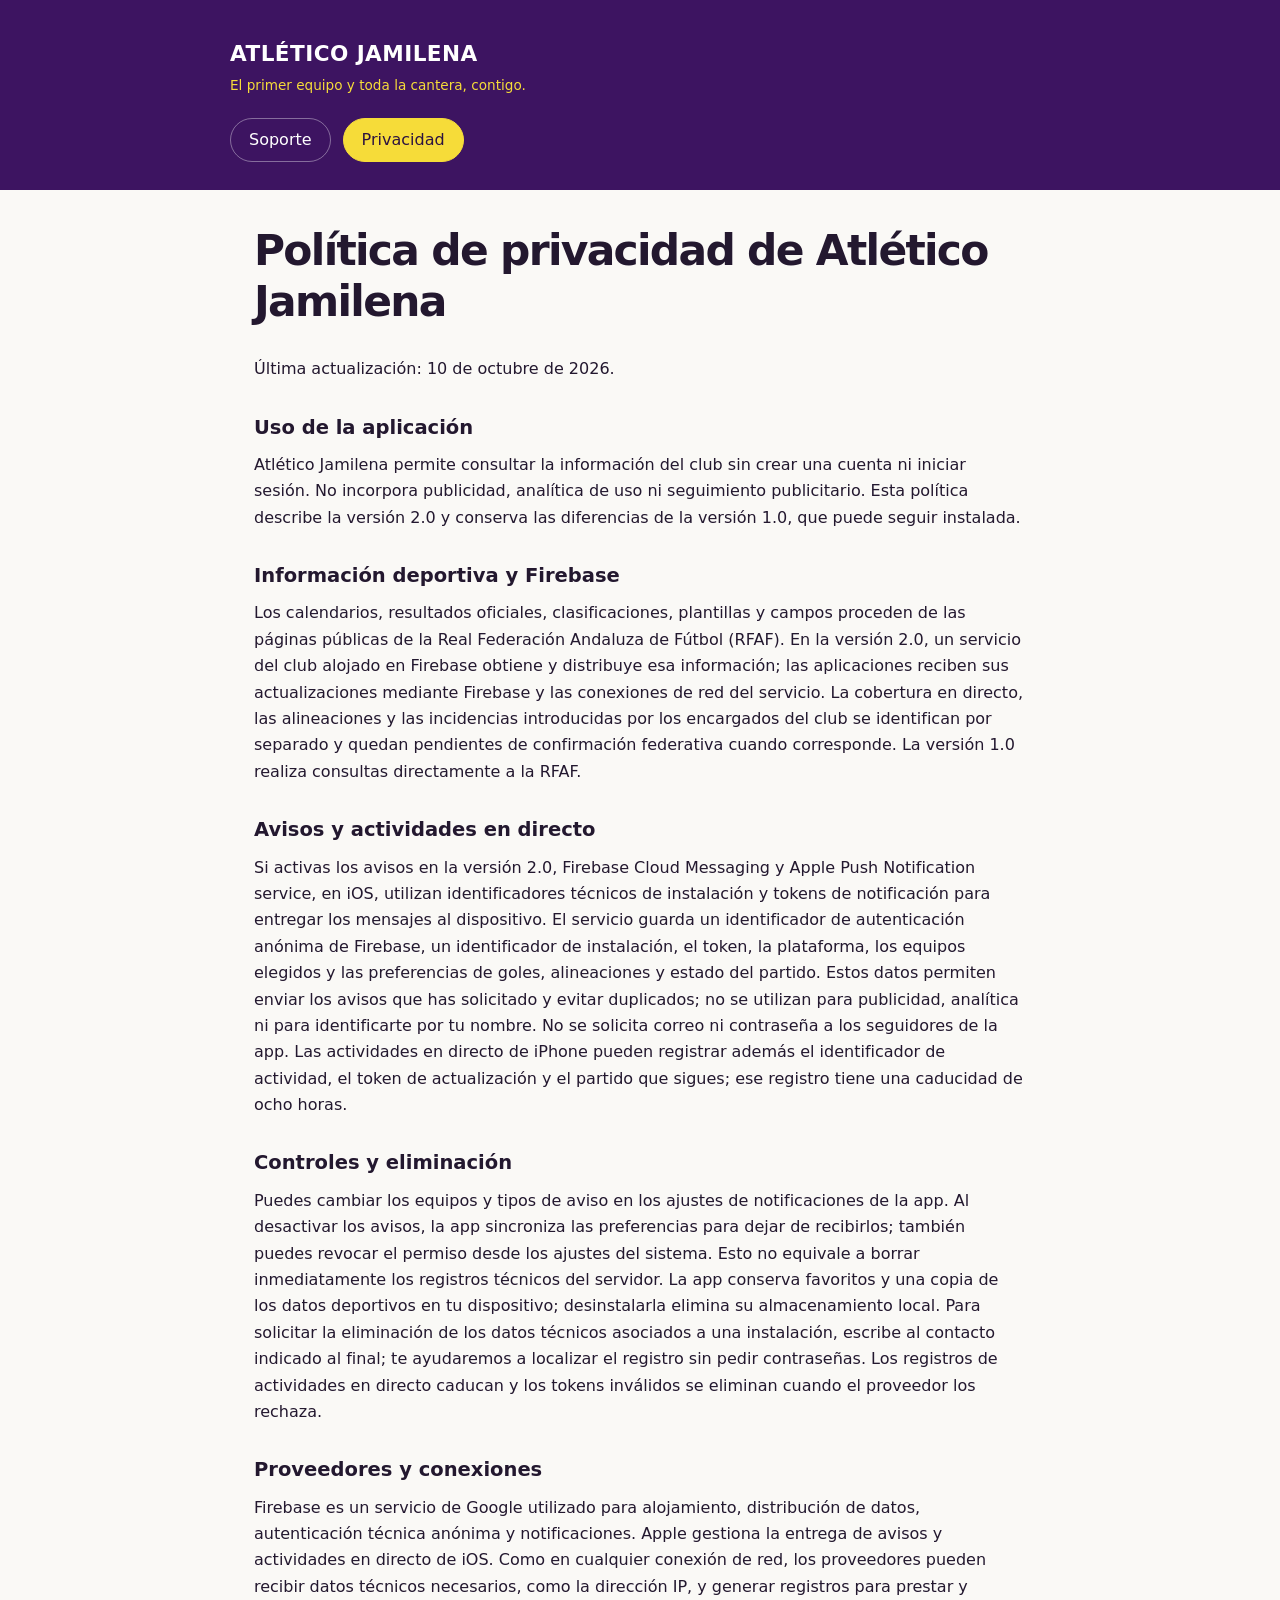
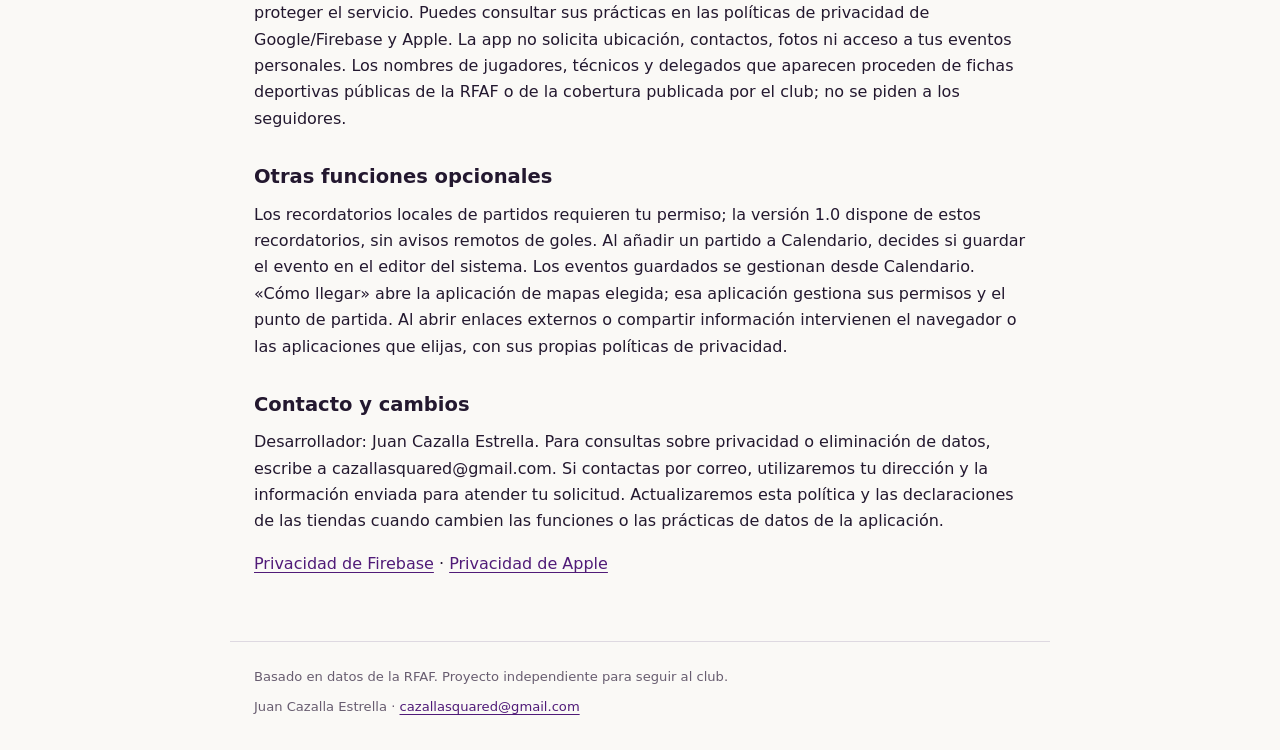
<file: atletico-jamilena/privacidad/index.html>
<!doctype html>
<html lang="es"><head><meta charset="utf-8"><meta name="viewport" content="width=device-width,initial-scale=1"><meta name="description" content="Privacidad de Atlético Jamilena para iPhone, iPad y Android."><title>Privacidad · Atlético Jamilena</title><link rel="stylesheet" href="../style.css"><link rel="canonical" href="https://juancazalla.github.io/atletico-jamilena/privacidad/"></head><body><a class="skip" href="#contenido">Ir al contenido</a><header><div><p class="brand">ATLÉTICO JAMILENA</p><p class="tag">El primer equipo y toda la cantera, contigo.</p><nav aria-label="Información de la aplicación"><a href="../soporte/">Soporte</a><a href="../privacidad/" aria-current="page">Privacidad</a></nav></div></header><main id="contenido"><h1>Política de privacidad de Atlético Jamilena</h1><p>Última actualización: 10 de octubre de 2026.</p><h2>Uso de la aplicación</h2><p>Atlético Jamilena permite consultar la información del club sin crear una cuenta ni iniciar sesión. No incorpora publicidad, analítica de uso ni seguimiento publicitario. Esta política describe la versión 2.0 y conserva las diferencias de la versión 1.0, que puede seguir instalada.</p><h2>Información deportiva y Firebase</h2><p>Los calendarios, resultados oficiales, clasificaciones, plantillas y campos proceden de las páginas públicas de la Real Federación Andaluza de Fútbol (RFAF). En la versión 2.0, un servicio del club alojado en Firebase obtiene y distribuye esa información; las aplicaciones reciben sus actualizaciones mediante Firebase y las conexiones de red del servicio. La cobertura en directo, las alineaciones y las incidencias introducidas por los encargados del club se identifican por separado y quedan pendientes de confirmación federativa cuando corresponde. La versión 1.0 realiza consultas directamente a la RFAF.</p><h2>Avisos y actividades en directo</h2><p>Si activas los avisos en la versión 2.0, Firebase Cloud Messaging y Apple Push Notification service, en iOS, utilizan identificadores técnicos de instalación y tokens de notificación para entregar los mensajes al dispositivo. El servicio guarda un identificador de autenticación anónima de Firebase, un identificador de instalación, el token, la plataforma, los equipos elegidos y las preferencias de goles, alineaciones y estado del partido. Estos datos permiten enviar los avisos que has solicitado y evitar duplicados; no se utilizan para publicidad, analítica ni para identificarte por tu nombre. No se solicita correo ni contraseña a los seguidores de la app. Las actividades en directo de iPhone pueden registrar además el identificador de actividad, el token de actualización y el partido que sigues; ese registro tiene una caducidad de ocho horas.</p><h2>Controles y eliminación</h2><p>Puedes cambiar los equipos y tipos de aviso en los ajustes de notificaciones de la app. Al desactivar los avisos, la app sincroniza las preferencias para dejar de recibirlos; también puedes revocar el permiso desde los ajustes del sistema. Esto no equivale a borrar inmediatamente los registros técnicos del servidor. La app conserva favoritos y una copia de los datos deportivos en tu dispositivo; desinstalarla elimina su almacenamiento local. Para solicitar la eliminación de los datos técnicos asociados a una instalación, escribe al contacto indicado al final; te ayudaremos a localizar el registro sin pedir contraseñas. Los registros de actividades en directo caducan y los tokens inválidos se eliminan cuando el proveedor los rechaza.</p><h2>Proveedores y conexiones</h2><p>Firebase es un servicio de Google utilizado para alojamiento, distribución de datos, autenticación técnica anónima y notificaciones. Apple gestiona la entrega de avisos y actividades en directo de iOS. Como en cualquier conexión de red, los proveedores pueden recibir datos técnicos necesarios, como la dirección IP, y generar registros para prestar y proteger el servicio. Puedes consultar sus prácticas en las políticas de privacidad de Google/Firebase y Apple. La app no solicita ubicación, contactos, fotos ni acceso a tus eventos personales. Los nombres de jugadores, técnicos y delegados que aparecen proceden de fichas deportivas públicas de la RFAF o de la cobertura publicada por el club; no se piden a los seguidores.</p><h2>Otras funciones opcionales</h2><p>Los recordatorios locales de partidos requieren tu permiso; la versión 1.0 dispone de estos recordatorios, sin avisos remotos de goles. Al añadir un partido a Calendario, decides si guardar el evento en el editor del sistema. Los eventos guardados se gestionan desde Calendario. «Cómo llegar» abre la aplicación de mapas elegida; esa aplicación gestiona sus permisos y el punto de partida. Al abrir enlaces externos o compartir información intervienen el navegador o las aplicaciones que elijas, con sus propias políticas de privacidad.</p><h2>Contacto y cambios</h2><p>Desarrollador: Juan Cazalla Estrella. Para consultas sobre privacidad o eliminación de datos, escribe a cazallasquared@gmail.com. Si contactas por correo, utilizaremos tu dirección y la información enviada para atender tu solicitud. Actualizaremos esta política y las declaraciones de las tiendas cuando cambien las funciones o las prácticas de datos de la aplicación.</p><p><a href="https://firebase.google.com/support/privacy">Privacidad de Firebase</a> · <a href="https://www.apple.com/legal/privacy/">Privacidad de Apple</a></p></main><footer><p>Basado en datos de la RFAF. Proyecto independiente para seguir al club.</p><p>Juan Cazalla Estrella · <a href="mailto:cazallasquared@gmail.com">cazallasquared@gmail.com</a></p></footer></body></html>
</file>
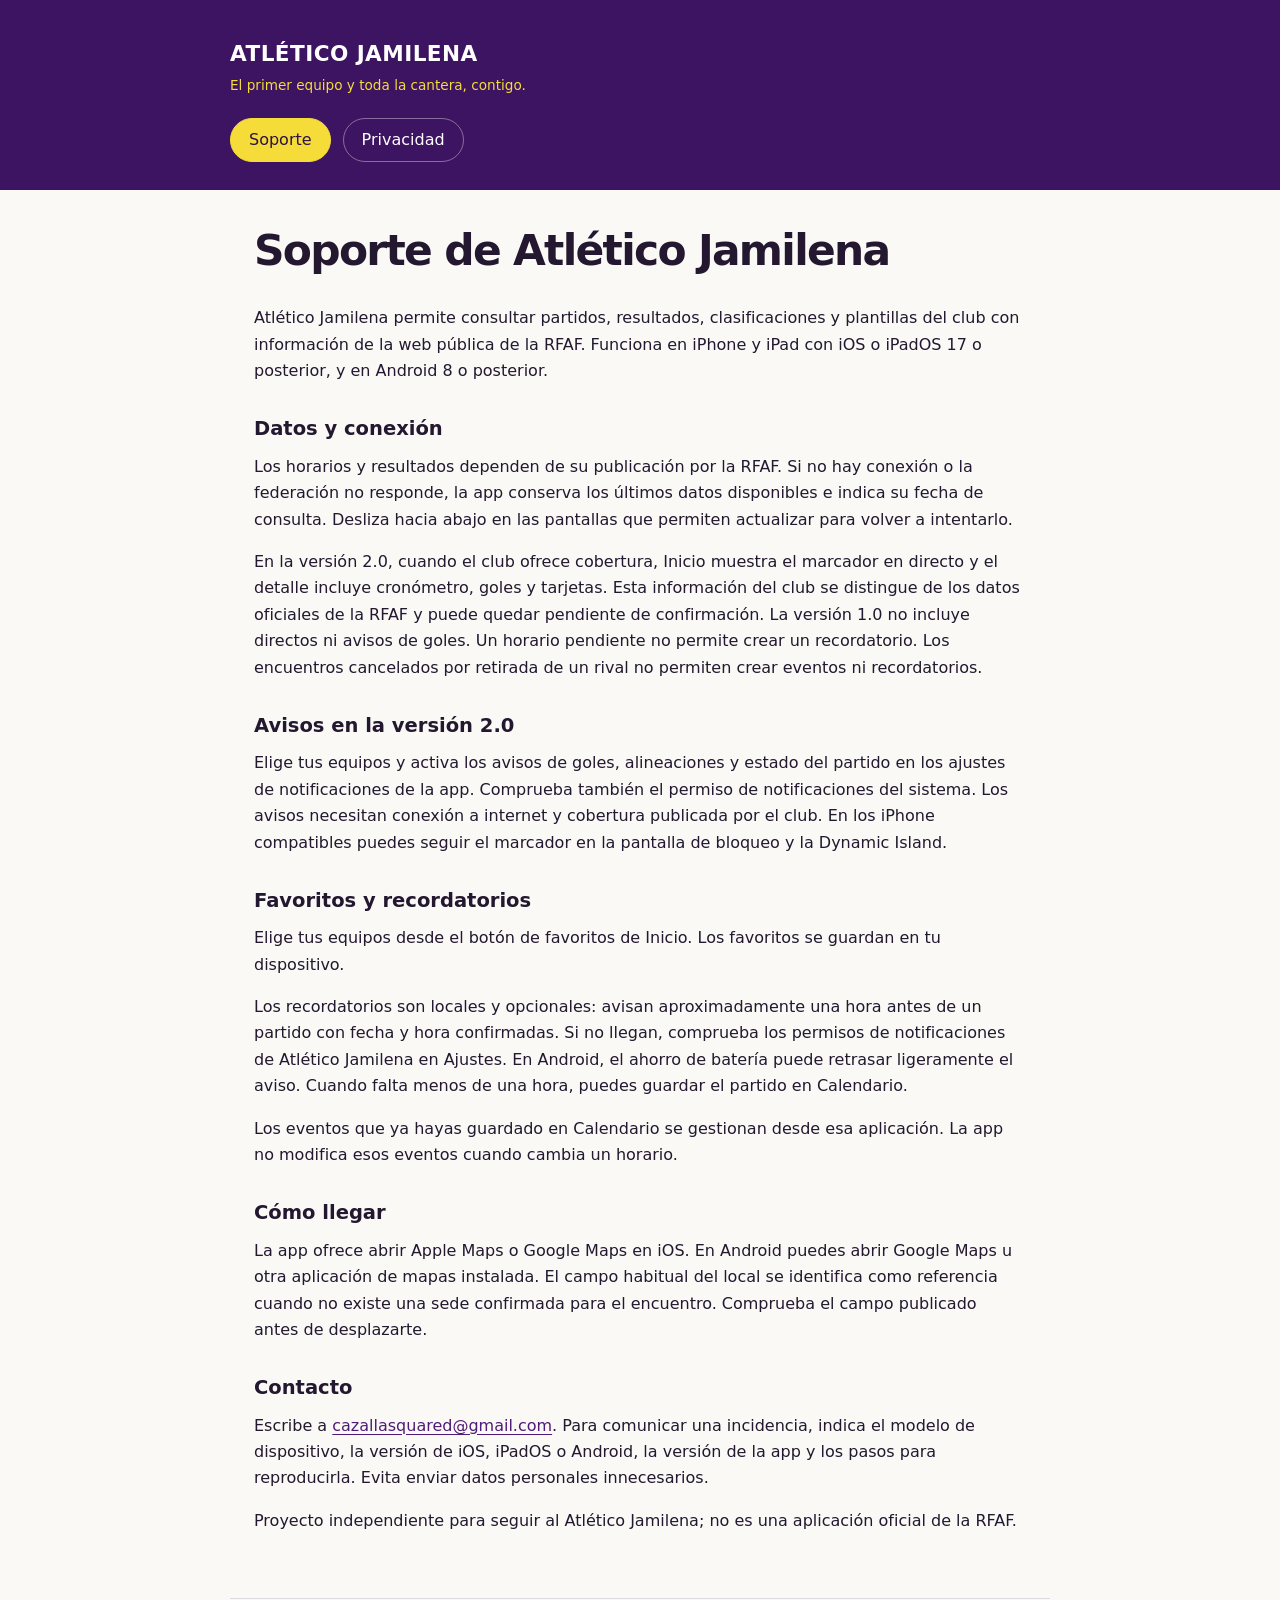
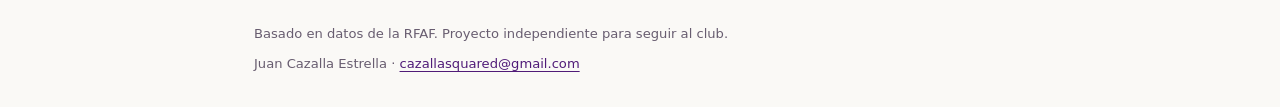
<file: atletico-jamilena/soporte/index.html>
<!doctype html>
<html lang="es"><head><meta charset="utf-8"><meta name="viewport" content="width=device-width,initial-scale=1"><meta name="description" content="Soporte de Atlético Jamilena para iPhone, iPad y Android."><title>Soporte · Atlético Jamilena</title><link rel="stylesheet" href="../style.css"><link rel="canonical" href="https://juancazalla.github.io/atletico-jamilena/soporte/"></head><body><a class="skip" href="#contenido">Ir al contenido</a><header><div><p class="brand">ATLÉTICO JAMILENA</p><p class="tag">El primer equipo y toda la cantera, contigo.</p><nav aria-label="Información de la aplicación"><a href="../soporte/" aria-current="page">Soporte</a><a href="../privacidad/">Privacidad</a></nav></div></header><main id="contenido"><h1>Soporte de Atlético Jamilena</h1><p>Atlético Jamilena permite consultar partidos, resultados, clasificaciones y plantillas del club con información de la web pública de la RFAF. Funciona en iPhone y iPad con iOS o iPadOS 17 o posterior, y en Android 8 o posterior.</p><h2>Datos y conexión</h2><p>Los horarios y resultados dependen de su publicación por la RFAF. Si no hay conexión o la federación no responde, la app conserva los últimos datos disponibles e indica su fecha de consulta. Desliza hacia abajo en las pantallas que permiten actualizar para volver a intentarlo.</p><p>En la versión 2.0, cuando el club ofrece cobertura, Inicio muestra el marcador en directo y el detalle incluye cronómetro, goles y tarjetas. Esta información del club se distingue de los datos oficiales de la RFAF y puede quedar pendiente de confirmación. La versión 1.0 no incluye directos ni avisos de goles. Un horario pendiente no permite crear un recordatorio. Los encuentros cancelados por retirada de un rival no permiten crear eventos ni recordatorios.</p><h2>Avisos en la versión 2.0</h2><p>Elige tus equipos y activa los avisos de goles, alineaciones y estado del partido en los ajustes de notificaciones de la app. Comprueba también el permiso de notificaciones del sistema. Los avisos necesitan conexión a internet y cobertura publicada por el club. En los iPhone compatibles puedes seguir el marcador en la pantalla de bloqueo y la Dynamic Island.</p><h2>Favoritos y recordatorios</h2><p>Elige tus equipos desde el botón de favoritos de Inicio. Los favoritos se guardan en tu dispositivo.</p><p>Los recordatorios son locales y opcionales: avisan aproximadamente una hora antes de un partido con fecha y hora confirmadas. Si no llegan, comprueba los permisos de notificaciones de Atlético Jamilena en Ajustes. En Android, el ahorro de batería puede retrasar ligeramente el aviso. Cuando falta menos de una hora, puedes guardar el partido en Calendario.</p><p>Los eventos que ya hayas guardado en Calendario se gestionan desde esa aplicación. La app no modifica esos eventos cuando cambia un horario.</p><h2>Cómo llegar</h2><p>La app ofrece abrir Apple Maps o Google Maps en iOS. En Android puedes abrir Google Maps u otra aplicación de mapas instalada. El campo habitual del local se identifica como referencia cuando no existe una sede confirmada para el encuentro. Comprueba el campo publicado antes de desplazarte.</p><h2>Contacto</h2><p>Escribe a <a href="mailto:cazallasquared@gmail.com">cazallasquared@gmail.com</a>. Para comunicar una incidencia, indica el modelo de dispositivo, la versión de iOS, iPadOS o Android, la versión de la app y los pasos para reproducirla. Evita enviar datos personales innecesarios.</p><p>Proyecto independiente para seguir al Atlético Jamilena; no es una aplicación oficial de la RFAF.</p></main><footer><p>Basado en datos de la RFAF. Proyecto independiente para seguir al club.</p><p>Juan Cazalla Estrella · <a href="mailto:cazallasquared@gmail.com">cazallasquared@gmail.com</a></p></footer></body></html>
</file>
<file: atletico-jamilena/style.css>
*{box-sizing:border-box}html{color-scheme:light}body{margin:0;background:#faf9f6;color:#23182f;font-family:system-ui,-apple-system,BlinkMacSystemFont,"Segoe UI",sans-serif;line-height:1.65}.skip{position:absolute;left:16px;top:-80px}.skip:focus{top:12px}header{background:#3d1461;color:#fff;padding:36px 24px 28px}header>div,main,footer{max-width:820px;margin:auto}.brand{margin:0;font-size:1.35rem;font-weight:800;letter-spacing:.02em}.tag{color:#f6dc39;font-size:.85rem;margin:2px 0 22px}nav{display:flex;gap:12px;flex-wrap:wrap}nav a{color:#fff;border:1px solid #ffffff60;border-radius:24px;padding:8px 18px;text-decoration:none}nav a[aria-current=page]{background:#f6dc39;color:#2c1340;border-color:#f6dc39}main{padding:36px 24px 48px}h1{font-size:clamp(1.9rem,5vw,2.65rem);line-height:1.2;margin:0 0 28px;letter-spacing:-.04em}h2{font-size:1.22rem;line-height:1.3;margin:32px 0 12px}p{margin:0 0 16px}a{color:#501b78;text-underline-offset:3px;overflow-wrap:anywhere}a:focus-visible{outline:3px solid #c28c0b;outline-offset:4px}footer{padding:24px;font-size:.82rem;color:#685d70;border-top:1px solid #ded9e1}footer p{margin:0 0 8px}
</file>
